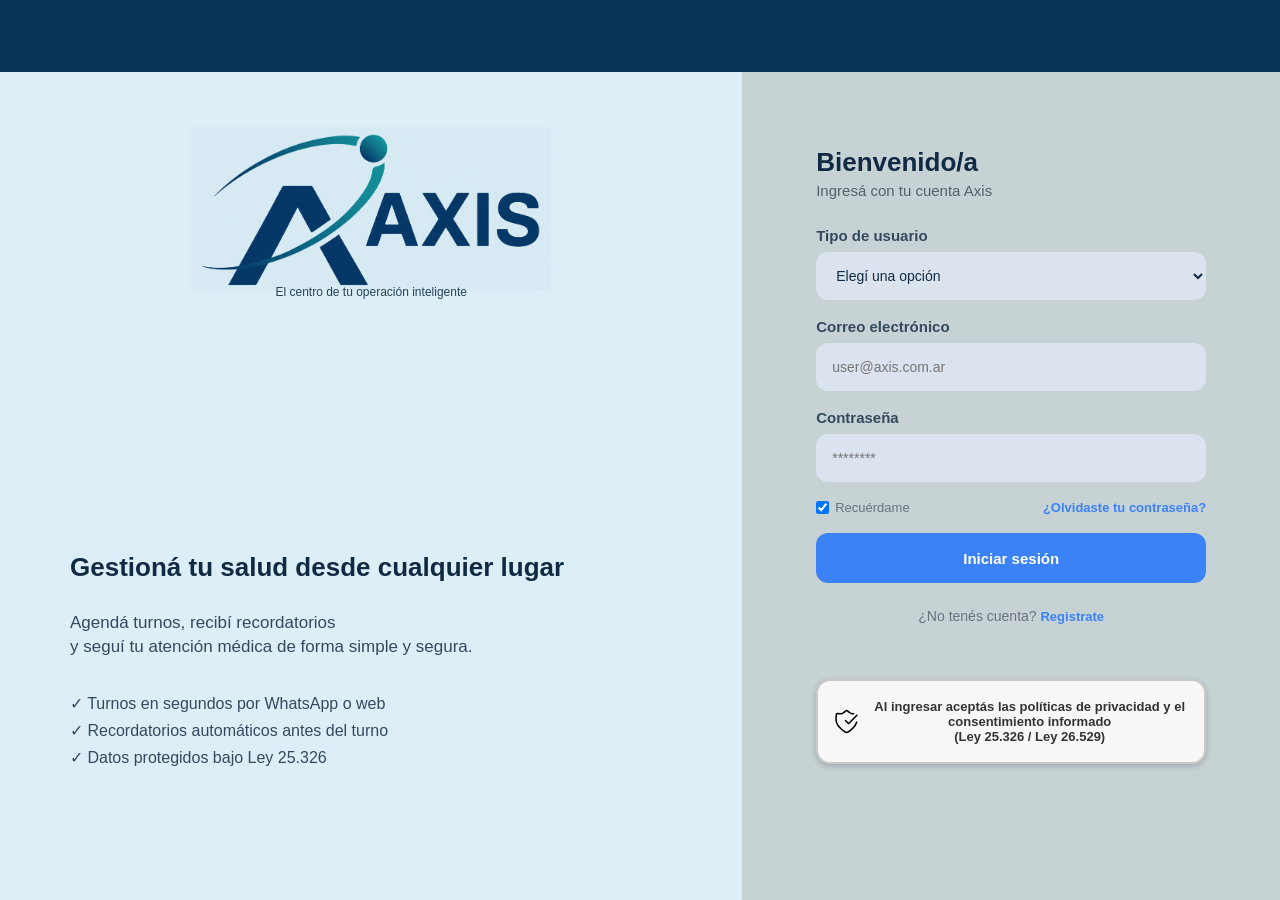
<file: index.html>
<!DOCTYPE html>
<html lang="es">
<head>
    <meta charset="UTF-8">
    <title>Login - AXIS</title>
    <link rel="stylesheet" href="estilo.css">
</head>

<body>

    <div class="barra-superior"></div>

    <main class="login">

        <section class="izquierda">

            <div class="logo-contenedor">
                <img src="logo.jpeg" alt="AXIS" class="logo">
                <p class="slogan">El centro de tu operación inteligente</p>
            </div>

            <div class="texto-principal">
                <h1>Gestioná tu salud desde cualquier lugar</h1>

                <p>
                    Agendá turnos, recibí recordatorios<br>
                    y seguí tu atención médica de forma simple y segura.
                </p>

                <ul>
                    <li>✓ Turnos en segundos por WhatsApp o web</li>
                    <li>✓ Recordatorios automáticos antes del turno</li>
                    <li>✓ Datos protegidos bajo Ley 25.326</li>
                </ul>
            </div>

        </section>

        <section class="derecha">

            <div class="formulario">

                <h2>Bienvenido/a</h2>
                <p class="subtitulo">Ingresá con tu cuenta Axis</p>

                <label for="rol">Tipo de usuario</label>
                <select id="rol">
                    <option value="" selected disabled>Elegí una opción</option>
                    <option value="paciente">Paciente</option>
                    <option value="profesional">Profesional</option>
                    <option value="admin">Administrador</option>
                </select>

                <label for="usuario">Correo electrónico</label>
                <input type="text" id="usuario" placeholder="user@axis.com.ar">

                <label for="password">Contraseña</label>
                <input type="password" id="password" placeholder="********">

                <div class="opciones">
                    <label class="recordar">
                        <input type="checkbox" checked>
                        Recuérdame
                    </label>

                    <a href="recuperar.html">¿Olvidaste tu contraseña?</a>
                </div>

                <button onclick="login()">Iniciar sesión</button>

                <p class="registro">
                    ¿No tenés cuenta?
                    <a href="registro.html">Registrate</a>
                </p>

                <div class="politicas">
                    <img src="seguridad.svg" alt="AXIS" class="icon"> 
						
                    <p>
                        Al ingresar aceptás las políticas de privacidad
                        y el consentimiento informado<br>
                        (Ley 25.326 / Ley 26.529)
                    </p>
                </div>

            </div>

        </section>

    </main>

    <script src="script.js"></script>

</body>
</html>
</file>
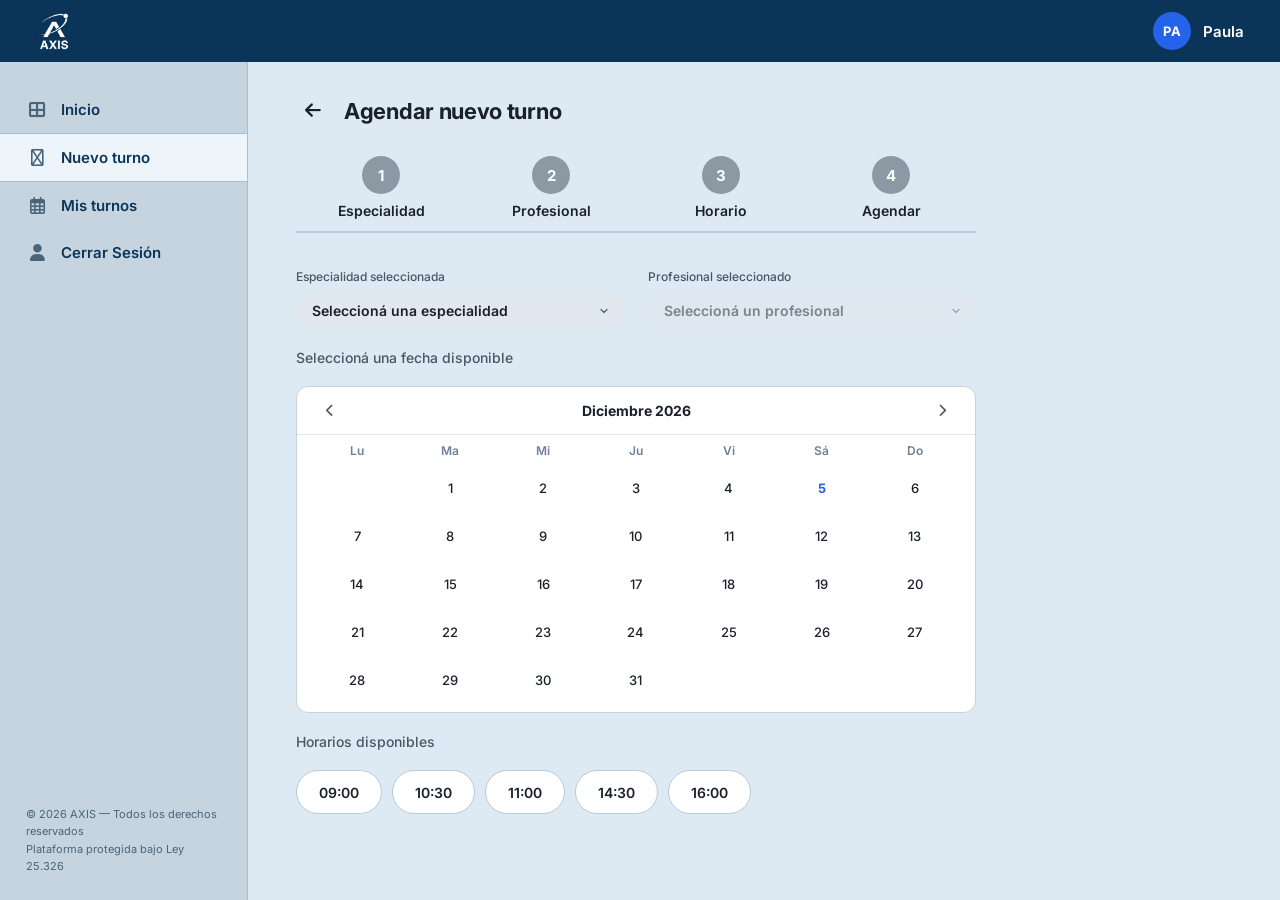
<file: agendarturno.html>
<!DOCTYPE html>
<html lang="es">

<head>
    <meta charset="UTF-8">
    <meta name="viewport" content="width=device-width, initial-scale=1.0">
    <title>Agendar Turno — AXIS</title>
    <meta name="description"
        content="Plataforma inteligente de gestión médica — Agendá tu turno médico en pocos pasos.">
    <link rel="stylesheet" href="agendarturno.css">
    <link rel="preconnect" href="https://fonts.googleapis.com">
    <link href="https://fonts.googleapis.com/css2?family=Inter:wght@400;500;600;700&display=swap" rel="stylesheet">
    <link rel="stylesheet" href="https://cdnjs.cloudflare.com/ajax/libs/font-awesome/6.5.0/css/all.min.css">
</head>

<body>

    <!-- ALERTA -->
    <div class="toast" id="toast" role="alert" aria-live="polite">
        <i class="fa-solid fa-envelope"></i>
        <span>Se enviará un correo de confirmación a tu casilla de correo electrónico para confirmar el turno.</span>
    </div>

    <!-- BARRA SUPERIOR -->
    <header class="topbar">
        <div class="logo">
            <img src="AXIS_logo.png" alt="Logo AXIS" class="logo-img"
                onerror="this.style.display='none'; this.nextElementSibling.style.display='flex'">
            <!-- Si no carga la imagen, muestra el texto AXIS -->
            <div class="logo-fallback" style="display:none">
                <span
                    style="color:white;font-size:22px;font-weight:700;font-family:'Inter',sans-serif;letter-spacing:-0.5px;">AXIS</span>
            </div>
        </div>
        <div class="usuario-perfil">
            <div class="avatar">PA</div>
            <span class="nombre">Paula</span>
        </div>
    </header>

    <!-- Contenedor general  -->
    <div class="contenedor-pantalla">

        <!-- Sidebar (barra izquierda)  -->
        <aside class="sidebar">
            <nav class="menu-lateral">
                <a href="inicio.html" class="item-menu" id="nav-inicio">
                    <i class="fa-solid fa-table-cells-large"></i>
                    <span>Inicio</span>
                </a>
                <a href="agendarturno.html" class="item-menu activo" id="nav-nuevo-turno">
                    <i class="fa-regular fa-circle-plus"></i>
                    <span>Nuevo turno</span>
                </a>
                <a href="misturnos.html" class="item-menu" id="nav-mis-turnos">
                    <i class="fa-regular fa-calendar-days"></i>
                    <span>Mis turnos</span>
                </a>
                
                <a href="index.html" class="item-menu"><i class="fa-solid fa-user"></i>Cerrar Sesión</a>
            </nav>
            <!-- Texto legal en la parte de abajo del sidebar -->
            <footer class="sidebar-footer">
                <p>© 2026 AXIS — Todos los derechos reservados</p>
                <p>Plataforma protegida bajo Ley 25.326</p>
            </footer>
        </aside>

        <!-- Área principal  -->
        <main class="contenido-principal">

            <!-- Título de la página -->
            <div class="encabezado-pagina">
                <a href="inicio.html" class="btn-volver" aria-label="Volver">
                    <i class="fa-solid fa-arrow-left"></i>
                </a>
                <h1>Agendar nuevo turno</h1>
            </div>

            <!-- Stepper (indicador de pasos) -->
            <div class="indicador-progreso" id="stepper">
                <div class="paso" id="paso1">
                    <div class="circulo" id="circulo1">1</div>
                    <span class="texto-paso">Especialidad</span>
                    <div class="paso-underline"></div>
                </div>
                <div class="paso" id="paso2">
                    <div class="circulo" id="circulo2">2</div>
                    <span class="texto-paso">Profesional</span>
                    <div class="paso-underline"></div>
                </div>
                <div class="paso" id="paso3">
                    <div class="circulo" id="circulo3">3</div>
                    <span class="texto-paso">Horario</span>
                    <div class="paso-underline"></div>
                </div>
                <div class="paso" id="paso4">
                    <div class="circulo" id="circulo4">4</div>
                    <span class="texto-paso">Agendar</span>
                    <div class="paso-underline"></div>
                </div>
            </div>

            <!-- Formulario completo -->
            <div class="form-body">

                <!-- Fila con los dos selects: especialidad y profesional -->
                <div class="selects-row">

                    <!-- Select para elegir la especialidad médica -->
                    <div class="select-group">
                        <label class="select-label" for="select-especialidad">Especialidad seleccionada</label>
                        <select class="native-select" id="select-especialidad">
                            <option value="">Seleccioná una especialidad</option>
                        </select>
                    </div>

                    <!-- Select para elegir el profesional -->
                    <div class="select-group">
                        <label class="select-label" for="select-profesional">Profesional seleccionado</label>
                        <select class="native-select" id="select-profesional" disabled>
                            <option value="">Seleccioná un profesional</option>
                        </select>
                    </div>

                </div>

                <!-- CALENDARIO -->
                <p class="section-label">Seleccioná una fecha disponible</p>
                <div class="calendario-contenedor" role="application" aria-label="Calendario">
                    <!-- Encabezado del calendario  -->
                    <div class="calendario-header">
                        <button class="cal-nav-btn" id="btn-prev-month" aria-label="Mes anterior">
                            <i class="fa-solid fa-chevron-left"></i>
                        </button>
                        <span class="cal-month-title" id="cal-month-title">Junio 2026</span>
                        <button class="cal-nav-btn" id="btn-next-month" aria-label="Mes siguiente">
                            <i class="fa-solid fa-chevron-right"></i>
                        </button>
                    </div>
                    <!-- Días de la semana  -->
                    <div class="calendario-dias-semana">
                        <span>Lu</span><span>Ma</span><span>Mi</span><span>Ju</span><span>Vi</span><span>Sá</span><span>Do</span>
                    </div>
                    <div class="calendario-grid" id="calendario-grid"></div>
                </div>

                <!-- Horarios disponibles  -->
                <p class="section-label horarios-label" id="horarios-label">Horarios disponibles</p>
                <div class="grilla-horarios" id="grilla-horarios" role="list"></div>

                <!-- Botón para confirmar el turno  -->
                <div class="form-footer">
                    <button class="btn-agendar hidden" id="btn-agendar" aria-label="Agendar turno">
                        Agendar <i class="fa-solid fa-arrow-right"></i>
                    </button>
                </div>

            </div>
        </main>
    </div>
    <!-- Archivo JavaScript -->
    <script src="agendarturno.js"></script>
</body>

</html>
</file>
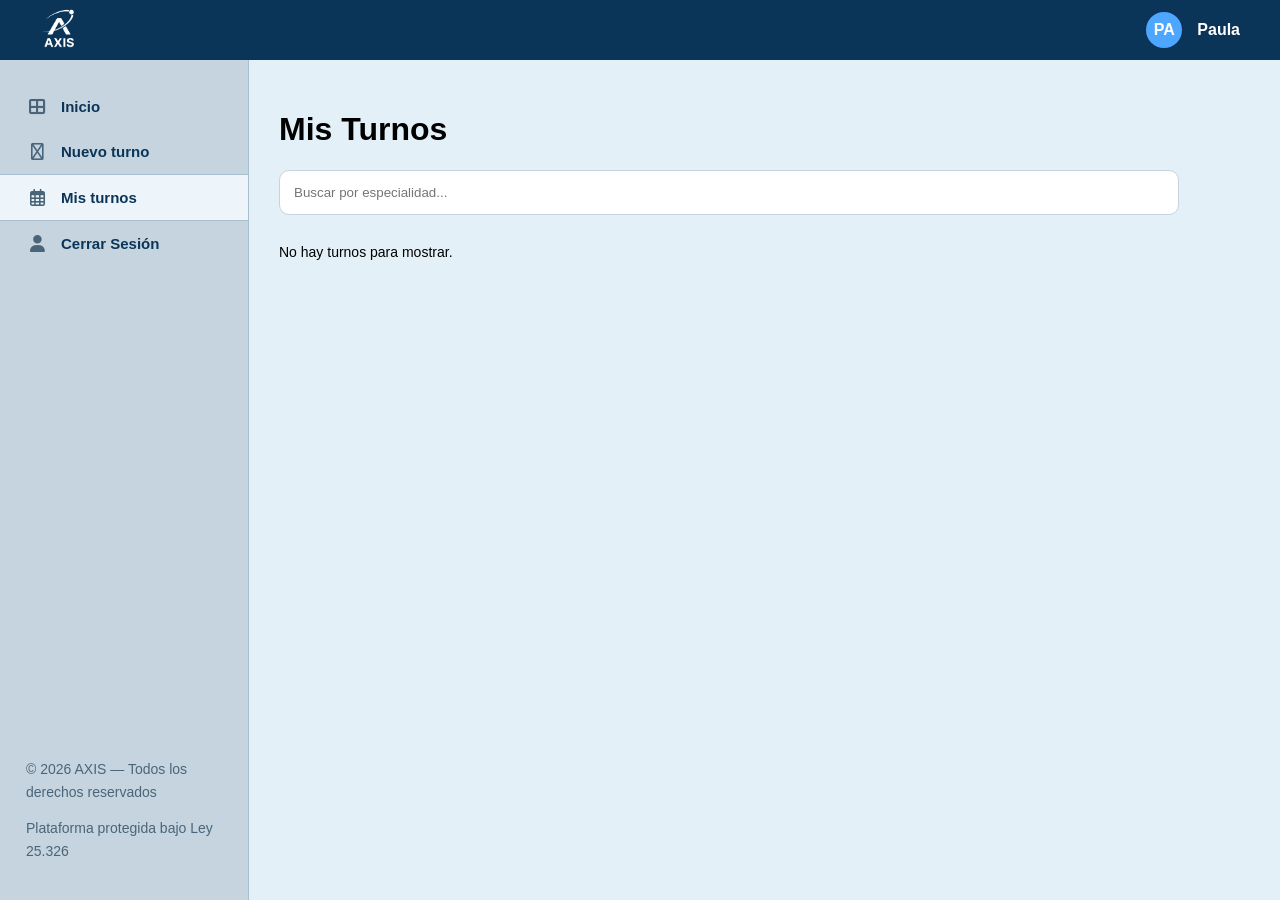
<file: misturnos.html>
<!DOCTYPE html>
<html lang="es">
<head>
    <meta charset="UTF-8">
    <meta name="viewport" content="width=device-width, initial-scale=1.0">
    <title>Mis Turnos</title>
    <link rel="stylesheet" href="https://cdnjs.cloudflare.com/ajax/libs/font-awesome/6.4.0/css/all.min.css">
    <link rel="stylesheet" href="estiloturnos.css">
</head>
	
<body>
   <header class="topbar">
        <div class="logo">
            <img src="AXIS_logo.png" alt="Logo AXIS" class="logo-img"
                onerror="this.style.display='none'; this.nextElementSibling.style.display='flex'">
            <!-- Si no carga la imagen, muestra el texto AXIS -->
            <div class="logo-fallback" style="display:none">
                <span
                    style="color:white;font-size:22px;font-weight:700;font-family:'Inter',sans-serif;letter-spacing:-0.5px;">AXIS</span>
            </div>
        </div>
        <div class="usuario-perfil">
            <div class="avatar">PA</div>
            <span class="nombre">Paula</span>
        </div>
    </header>

    <div class="contenedor-pantalla">

     <!-- Sidebar (barra izquierda)  -->
        <aside class="sidebar">
            <nav class="menu-lateral">
                <a href="inicio.html" class="item-menu" id="nav-inicio">
                    <i class="fa-solid fa-table-cells-large"></i>
                    <span>Inicio</span>
                </a>
                <a href="agendarturno.html" class="item-menu" id="nav-nuevo-turno">
                    <i class="fa-regular fa-circle-plus"></i>
                    <span>Nuevo turno</span>
                </a>
                <a href="misturnos.html" class="item-menu activo" id="nav-mis-turnos">
                    <i class="fa-regular fa-calendar-days"></i>
                    <span>Mis turnos</span>
                </a>
                
                <a href="index.html" class="item-menu"><i class="fa-solid fa-user"></i>Cerrar Sesión</a>
            </nav>
            <!-- Texto legal en la parte de abajo del sidebar -->
            <footer class="sidebar-footer">
                <p>© 2026 AXIS — Todos los derechos reservados</p>
                <p>Plataforma protegida bajo Ley 25.326</p>
            </footer>
        </aside>

        <main class="contenedor-turnos">

            <h1 class="titulo-pagina">Mis Turnos</h1>

            <!-- Buscador con tus estilos de input -->
            <div class="buscador-container">
                <input type="text" id="buscarEspecialidad" placeholder="Buscar por especialidad...">
            </div>
            
            <!-- LISTA DE TURNOS -->
            <div id="listaTurnos">

                <!-- TURNO 1: ASIGNADO -->
                <div class="turno asignado contenedor">
                    <div class="titulo">TURNO</div>

                    <div class="contenido">
                        <div class="fila-info">
                            <div class="dato">
                                <label>Especialidad</label>
                                <p class="valor-destacado">Cardiología</p>
                            </div>
                            <div class="dato">
                                <label>Profesional</label>
                                <p class="valor">Dr. Juan Pérez</p>
                            </div>
                        </div>

                        <div class="fila-info">
                            <div class="dato">
                                <label>Fecha y Horario</label>
                                <p class="valor">Lunes 15 de junio 2026 - 14:30 hs</p>
                            </div>
                        </div>

                        <hr class="separador">

                        <div class="fila-info footer-tarjeta">
                            <div class="estado-badge estado-asignado">
                                ✅ Asignado
                            </div>
                        </div>
                    </div>
                </div>

                <!-- TURNO 2: CANCELADO -->
                <div class="turno cancelado contenedor">
                    <div class="titulo">TURNO</div>

                    <div class="contenido">
                        <div class="fila-info">
                            <div class="dato">
                                <label>Especialidad</label>
                                <p class="valor-destacado">Pediatría</p>
                            </div>
                            <div class="dato">
                                <label>Profesional</label>
                                <p class="valor">Dra. María López</p>
                            </div>
                        </div>

                        <div class="fila-info">
                            <div class="dato">
                                <label>Fecha y Horario</label>
                                <p class="valor">Viernes 5 de junio 2026 - 10:00 hs</p>
                            </div>
                        </div>

                        <hr class="separador">

                        <div class="fila-info footer-tarjeta">
                            </div>
                            <div class="estado-badge estado-cancelado">
                                ❌ Cancelado
                            </div>
                        </div>
                    </div>
                </div>
            
        </main>
    </div>
    <script src="misturnos.js"></script>
    
    </body>
</html>
</file>
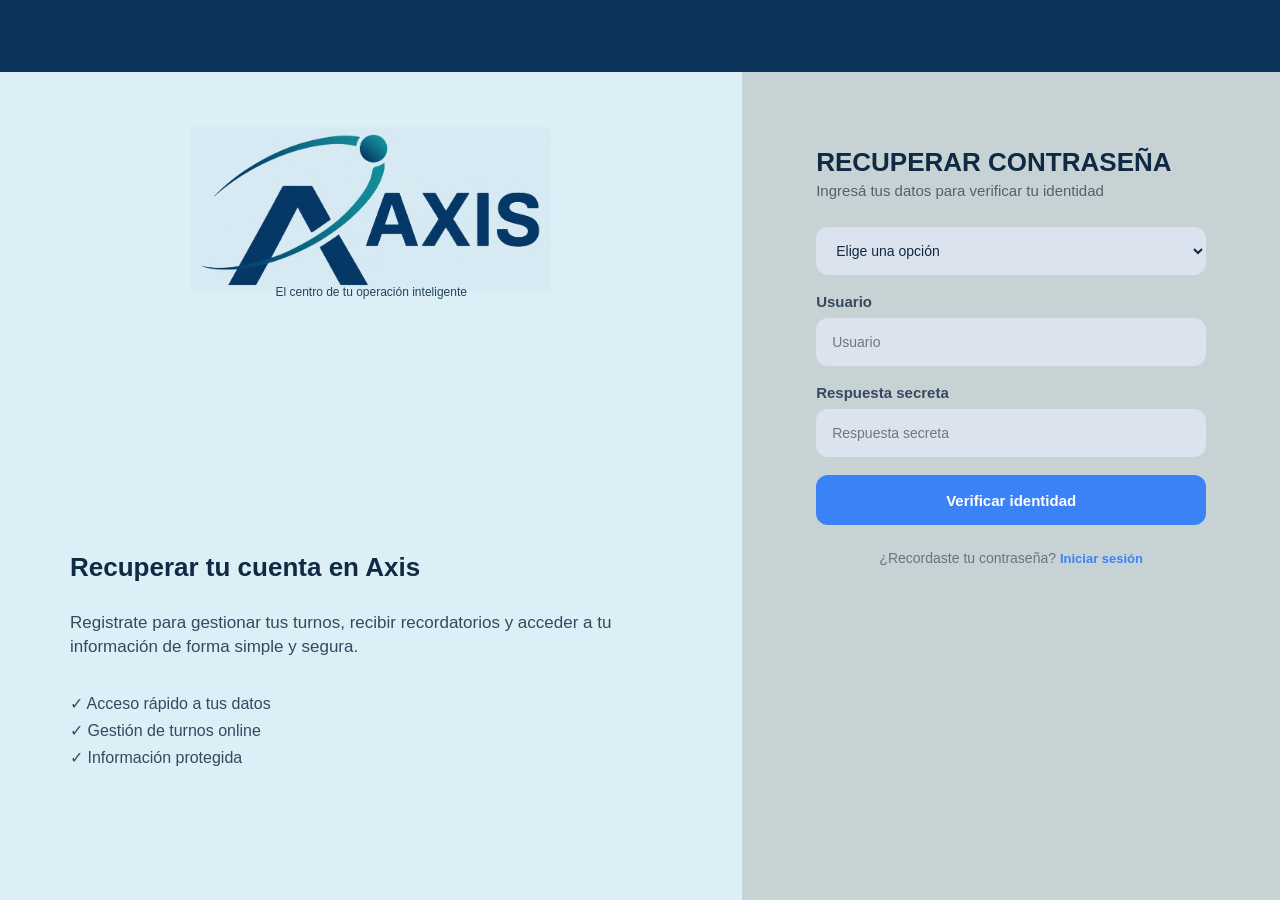
<file: recuperar.html>
<!DOCTYPE html>
<html lang="es">
<head>
    <meta charset="UTF-8">
    <title>Recuperar contraseña</title>
    <link rel="stylesheet" href="estilo.css">
</head>

<body>
	<div class="barra-superior"></div>
	
    <main class="login">
        <section class="izquierda">
            <div class="logo-contenedor">
                <img src="logo.jpeg" alt="Logo Axis" class="logo">
                <p class="slogan">El centro de tu operación inteligente</p>
            </div>

            <div class="texto-principal">
                <h1>Recuperar tu cuenta en Axis</h1>
                <p>
                    Registrate para gestionar tus turnos, recibir recordatorios
                    y acceder a tu información de forma simple y segura.
                </p>
                <ul>
                    <li>✓ Acceso rápido a tus datos</li>
                    <li>✓ Gestión de turnos online</li>
                    <li>✓ Información protegida</li>
                </ul>
            </div>
        </section>

        <section class="derecha">
           <div class="formulario">
		   <h2>RECUPERAR CONTRASEÑA</h2>
			<p class="subtitulo">Ingresá tus datos para verificar tu identidad</p>
				<div class="contenido">
					<select id="rol">
								<option value="" selected disabled>Elige una opción </option>
								<option value="paciente">Paciente</option>
								<option value="profesional">Profesional</option>
								<option value="admin">Administrador</option>
					</select>

					<label for="usuario">Usuario</label>
					<input type="text" id="usuario" placeholder="Usuario">
					<label for="respuesta">Respuesta secreta</label>
					<input type="text" id="respuesta" placeholder="Respuesta secreta">

					<button onclick="verificarUsuario()"> Verificar identidad </button>

					<div id="cambiarPass" style="display:none;">
					<input	type="password" id="nuevaPassword" placeholder="Nueva contraseña">
					<button onclick="cambiarPassword()"> Cambiar contraseña </button>
					</div>
					<br>
					<p class="registro">
						¿Recordaste tu contraseña?
						<a href="index.html">Iniciar sesión</a>
					</p>
				</div>
			</div>
		</section>
	</main>
	<script src="script.js"></script>
	</body>
</html>
</file>
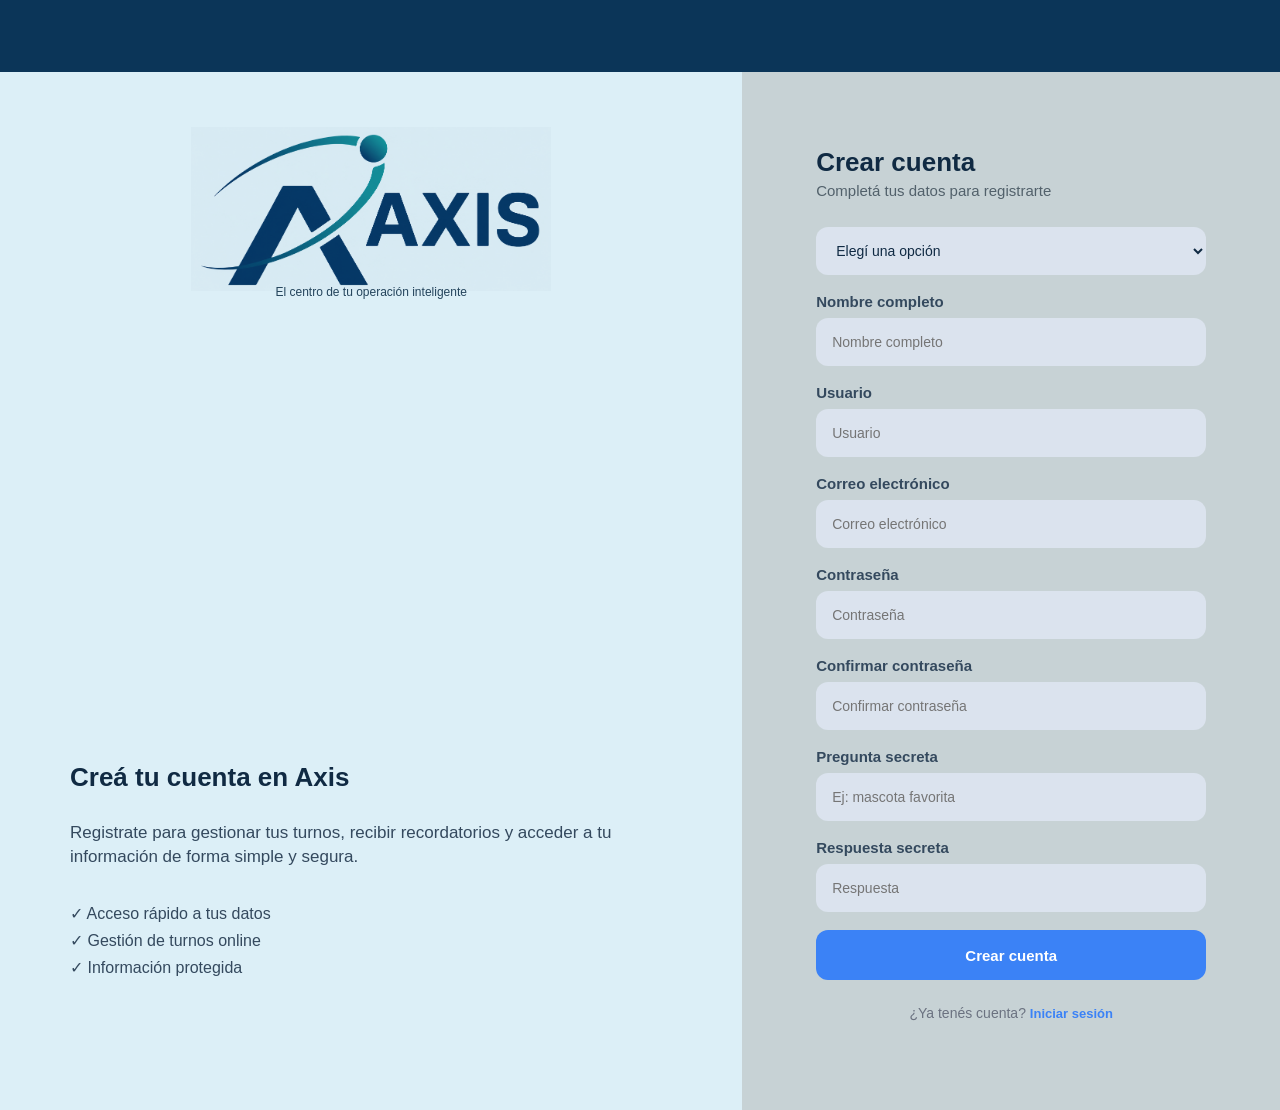
<file: registro.html>
<!DOCTYPE html>
<html lang="es">
<head>
    <meta charset="UTF-8">
    <title>Registro - Axis</title>
    <link rel="stylesheet" href="estilo.css">
</head>

<body>

    <div class="barra-superior"></div>

    <main class="login">

        <section class="izquierda">
            <div class="logo-contenedor">
                <img src="logo.jpeg" alt="Logo Axis" class="logo">
                <p class="slogan">El centro de tu operación inteligente</p>
            </div>
            <div class="texto-principal">
                <h1>Creá tu cuenta en Axis</h1>
                <p>
                    Registrate para gestionar tus turnos, recibir recordatorios
                    y acceder a tu información de forma simple y segura.
                </p>
                <ul>
                    <li>✓ Acceso rápido a tus datos</li>
                    <li>✓ Gestión de turnos online</li>
                    <li>✓ Información protegida</li>
                </ul>
            </div>
        </section>

        <section class="derecha">
            <div class="formulario">
                <h2>Crear cuenta</h2>
                <p class="subtitulo">Completá tus datos para registrarte</p>

                <select id="rol">
                    <option value="" selected disabled>Elegí una opción</option>
                    <option value="paciente">Paciente</option>
                    <option value="profesional">Profesional</option>
                </select>

                <label for="nombre">Nombre completo</label>
                <input type="text" id="nombre" placeholder="Nombre completo">

                <label for="usuario">Usuario</label>
                <input type="text" id="usuario" placeholder="Usuario">

                <label for="email">Correo electrónico</label>
                <input type="email" id="email" placeholder="Correo electrónico">

                <label for="password">Contraseña</label>
                <input type="password" id="password" placeholder="Contraseña">

                <label for="confirmar">Confirmar contraseña</label>
                <input type="password" id="confirmar" placeholder="Confirmar contraseña">

                <label for="pregunta">Pregunta secreta</label>
                <input type="text" id="pregunta" placeholder="Ej: mascota favorita">

                <label for="respuesta">Respuesta secreta</label>
                <input type="text" id="respuesta" placeholder="Respuesta">

                <button type="button" onclick="funcionRegistrar()">
                    Crear cuenta
                </button>

                <p class="registro">
                    ¿Ya tenés cuenta?
                    <a href="index.html">Iniciar sesión</a>
                </p>
            </div>
        </section>
    </main>
    <script src="script.js"></script>
</body>
</html>
</file>
<file: estilo.css>
*{
    box-sizing: border-box;
}

body{
    margin: 0;
    font-family: Arial, sans-serif;
    background: #dceff7;
    color: #102a43;
}

.barra-superior{
    width: 100%;
    height: 72px;
    background: #0b3558;
}

.login{
    width: 100%;
    min-height: calc(100vh - 72px);
    display: flex;
}

.izquierda{
    width: 58%;
    background: #dceff7;
    padding: 55px 70px;
    display: flex;
    flex-direction: column;
    justify-content: space-between;
}

.logo-contenedor{
    text-align: center;
}

.logo{
    width: 360px;
    max-width: 100%;
}

.icon{
    width: 25px;
    height: auto;
}

.slogan{
    margin-top: -10px;
    font-size: 12px;
    color: #24445c;
}

.texto-principal{
    margin-bottom: 70px;
}

.texto-principal h1{
    font-size: 26px;
    margin-bottom: 28px;
    color: #102a43;
}

.texto-principal p{
    font-size: 17px;
    line-height: 1.4;
    margin-bottom: 35px;
    color: #34495e;
}

.texto-principal ul{
    list-style: none;
    padding: 0;
    margin: 0;
}

.texto-principal li{
    font-size: 16px;
    margin-bottom: 8px;
    color: #34495e;
}

.derecha{
    width: 42%;
    background: #c7d2d5;
    padding: 75px 65px;
    display: flex;
    justify-content: center;
    align-items: flex-start;
}

.formulario{
    width: 100%;
    max-width: 390px;
}

.formulario h2{
    display: block;
    font-size: 26px;
    margin: 0;
    color: #102a43;
}

.subtitulo{
    margin-top: 4px;
    margin-bottom: 28px;
    font-size: 15px;
    color: #52616b;
}

label{
    display: block;
    font-size: 15px;
    font-weight: bold;
    margin-bottom: 8px;
    color: #34495e;
}

input, select{
    width: 100%;
    height: 48px;
    border: none;
    border-radius: 12px;
    background: #dbe3ee;
    padding: 0 16px;
    margin-bottom: 18px;
    font-size: 14px;
    color: #102a43;
}

input:focus, select:focus{
    outline: 2px solid #3b82f6;
}

.opciones{
    display: flex;
    justify-content: space-between;
    align-items: center;
    margin-bottom: 18px;
    font-size: 13px;
}

.recordar{
    display: flex;
    align-items: center;
    gap: 6px;
    margin: 0;
    font-weight: normal;
    font-size: 13px;
    color: #6b7280;
}

.recordar input{
    width: auto;
    height: auto;
    margin: 0;
}

a{
    color: #3b82f6;
    font-size: 13px;
    font-weight: bold;
    text-decoration: none;
}

a:hover{
    text-decoration: underline;
}

button{
    width: 100%;
    height: 50px;
    border: none;
    border-radius: 12px;
    background: #3b82f6;
    color: white;
    font-size: 15px;
    font-weight: bold;
    cursor: pointer;
}

button:hover{
    opacity: 0.9;
}

.registro{
    text-align: center;
    margin-top: 25px;
    font-size: 14px;
    color: #6b7280;
}

.politicas{
    margin-top: 55px;
    background: #f7f7f7;
    border: 2px solid #c9c9c9;
    border-radius: 14px;
    padding: 18px 16px;
    display: flex;
    align-items: center;
    gap: 12px;
    box-shadow: 0 2px 6px rgba(0,0,0,.20);
}

.politicas span{
    font-size: 24px;
}

.politicas p{
    margin: 0;
    font-size: 13px;
    font-weight: bold;
    text-align: center;
    color: #333;
}

@media(max-width: 850px){
    .login{
        flex-direction: column;
    }

    .izquierda,
    .derecha{
        width: 100%;
        padding: 40px 30px;
    }

    .texto-principal{
        margin-bottom: 30px;
    }

    .logo{
        width: 280px;
    }
}
</file>
<file: agendarturno.css>
/* Esto resetea los márgenes y paddings de todos los elementos para empezar desde cero */
*,
*::before,
*::after {
    box-sizing: border-box;
    margin: 0;
    padding: 0;
}

html {
    scroll-behavior: smooth;
}

/* Body */
body {
    font-family: 'Inter', Arial, sans-serif;
    background: #dde9f3;
    min-height: 100vh;
    display: flex;
    flex-direction: column;
    color: #1a202c;
}

a {
    text-decoration: none;
    color: inherit;
}

/* ============================================================
   ALERTA
   ============================================================ */
.toast {
    position: fixed;
    top: -120px;
    /* empieza escondido arriba */
    left: 50%;
    transform: translateX(-50%);
    background: #1a4a8a;
    color: #fff;
    padding: 14px 24px;
    border-radius: 10px;
    display: flex;
    align-items: center;
    gap: 12px;
    font-size: 14px;
    font-weight: 500;
    max-width: 520px;
    width: 90%;
    box-shadow: 0 8px 32px rgba(11, 53, 88, 0.25);
    z-index: 9999;
    transition: top 0.45s cubic-bezier(0.34, 1.56, 0.64, 1);
}

/* Cuando tiene la clase "visible" baja y se ve */
.toast.visible {
    top: 20px;
}

.toast i {
    font-size: 18px;
    flex-shrink: 0;
    color: #7dd3fc;
}

/* ============================================================
   Topbar 
   ============================================================ */
.topbar {
    background-color: #0b3558;
    height: 62px;
    display: flex;
    justify-content: space-between;
    align-items: center;
    padding: 0 36px;
    color: white;
    flex-shrink: 0;
    z-index: 100;
}

.logo-img {
    height: 38px;
    width: auto;
    display: block;
}

/* Nombre y avatar del usuario en la esquina superior derecha */
.usuario-perfil {
    display: flex;
    align-items: center;
    gap: 12px;
    font-weight: 600;
    font-size: 15px;
}

/* Círculo con las iniciales del usuario */
.avatar {
    background-color: #2563eb;
    color: white;
    width: 38px;
    height: 38px;
    border-radius: 50%;
    display: flex;
    justify-content: center;
    align-items: center;
    font-size: 13px;
    font-weight: 700;
    letter-spacing: 0.5px;
}

/* ============================================================
   Layout general (sidebar + contenido principal)
   ============================================================ */
.contenedor-pantalla {
    display: flex;
    flex: 1;
    overflow: hidden;
}

/* Sidebar (barra izquierda de navegación) */
.sidebar {
    width: 248px;
    min-width: 248px;
    background-color: #c5d4df;
    display: flex;
    flex-direction: column;
    justify-content: space-between;
    padding: 24px 0;
    border-right: 1px solid #a8bfcf;
}

.menu-lateral {
    display: flex;
    flex-direction: column;
}

/* Cada ítem del menú lateral */
.item-menu {
    display: flex;
    align-items: center;
    gap: 13px;
    padding: 14px 26px;
    color: #0b3558;
    font-weight: 600;
    font-size: 15px;
    cursor: pointer;
    transition: background 0.15s;
}

.item-menu:hover {
    background-color: #d8e6ef;
}

/* El ítem activo (la página en la que estás) tiene fondo más claro */
.item-menu.activo {
    background-color: #edf5fa;
    border-top: 1px solid #a8bfcf;
    border-bottom: 1px solid #a8bfcf;
}

.item-menu i {
    font-size: 17px;
    color: #4a6579;
    width: 22px;
    text-align: center;
}

/* Pie del sidebar con el texto legal */
.sidebar-footer {
    padding: 0 26px;
    font-size: 11px;
    color: #4a6579;
    line-height: 1.6;
}

/* Área principal donde se muestra el formulario */
.contenido-principal {
    flex: 1;
    overflow-y: auto;
    padding: 32px 48px 48px 48px;
    display: flex;
    flex-direction: column;
}

/* ============================================================
   Encabezado
   ============================================================ */
.encabezado-pagina {
    display: flex;
    align-items: center;
    gap: 14px;
    margin-bottom: 28px;
}

.encabezado-pagina h1 {
    font-size: 22px;
    font-weight: 700;
    color: #1a202c;
    letter-spacing: -0.3px;
}

/* Botón con la flecha para volver a la pantalla anterior */
.btn-volver {
    display: flex;
    align-items: center;
    justify-content: center;
    color: #1a202c;
    font-size: 18px;
    width: 34px;
    height: 34px;
    border-radius: 8px;
    transition: background 0.15s;
}

.btn-volver:hover {
    background: rgba(0, 0, 0, 0.07);
}

/* ============================================================
   Stepper
   ============================================================ */
.indicador-progreso {
    display: flex;
    align-items: flex-start;
    max-width: 680px;
    margin-bottom: 36px;
    position: relative;
}

/* Línea gris de fondo que va de punta a punta */
.indicador-progreso::after {
    content: '';
    position: absolute;
    bottom: 0;
    left: 0;
    width: 100%;
    height: 2px;
    background-color: #b9ccd8;
    z-index: 0;
}

/* Cada paso individual */
.paso {
    display: flex;
    flex-direction: column;
    align-items: center;
    gap: 8px;
    padding-bottom: 14px;
    width: 25%;
    position: relative;
    cursor: default;
}

/* Línea azul que aparece debajo cuando el paso está completado */
.paso-underline {
    position: absolute;
    bottom: 0;
    left: 0;
    width: 0%;
    height: 2px;
    background-color: #2563eb;
    z-index: 1;
    transition: width 0.35s ease;
}

.paso.completado .paso-underline {
    width: 100%;
}

/* Círculo con el número del paso */
.circulo {
    width: 38px;
    height: 38px;
    border-radius: 50%;
    background-color: #8c98a4;
    /* gris por defecto */
    color: white;
    display: flex;
    justify-content: center;
    align-items: center;
    font-weight: 700;
    font-size: 15px;
    transition: background-color 0.3s ease, transform 0.2s ease;
    user-select: none;
}

/* Cuando el paso está completo, el círculo se pone azul */
.paso.completado .circulo {
    background-color: #2563eb;
    transform: scale(1.05);
}

.texto-paso {
    font-weight: 600;
    color: #1a202c;
    font-size: 14px;
    user-select: none;
    text-align: center;
}

/* ============================================================
   Cuerpo del formulario (todo en una sola columna)
   ============================================================ */
.form-body {
    max-width: 680px;
    display: flex;
    flex-direction: column;
    gap: 20px;
}

/* ============================================================
   Fila con los dos selects (especialidad y profesional)
   ============================================================ */
.selects-row {
    display: flex;
    gap: 24px;
}

/* Cada grupo de label + select */
.select-group {
    flex: 1;
    display: flex;
    flex-direction: column;
    gap: 8px;
}

/* Etiqueta pequeña arriba del select */
.select-label {
    font-size: 12px;
    font-weight: 500;
    color: #4a5568;
}

/* ============================================================
   Select nativo estilizado 
   ============================================================ */
.native-select {
    width: 100%;
    padding: 10px 40px 10px 16px;
    background-color: #e2e8f0;
    border: none;
    border-radius: 22px;
    font-family: 'Inter', Arial, sans-serif;
    font-size: 14px;
    font-weight: 600;
    color: #1a202c;
    cursor: pointer;
    appearance: none;
    -webkit-appearance: none;
    /* Flechita personalizada a la derecha */
    background-image: url("data:image/svg+xml,%3Csvg xmlns='http://www.w3.org/2000/svg' width='12' height='12' viewBox='0 0 24 24' fill='none' stroke='%234a6579' stroke-width='2.5' stroke-linecap='round' stroke-linejoin='round'%3E%3Cpolyline points='6 9 12 15 18 9'/%3E%3C/svg%3E");
    background-repeat: no-repeat;
    background-position: right 14px center;
    outline: none;
    transition: background-color 0.15s, box-shadow 0.15s;
    user-select: none;
}

.native-select:hover:not(:disabled) {
    background-color: #d1dce7;
    box-shadow: 0 2px 8px rgba(37, 99, 235, 0.1);
}

/* Cuando está enfocado (el usuario hace click) */
.native-select:focus:not(:disabled) {
    box-shadow: 0 0 0 3px rgba(37, 99, 235, 0.2);
    background-color: #d1dce7;
}

/* Cuando está deshabilitado (todavía no se eligió especialidad) */
.native-select:disabled {
    opacity: 0.5;
    cursor: not-allowed;
}

.native-select option {
    font-family: 'Inter', Arial, sans-serif;
    font-weight: 500;
    color: #1a202c;
    background: #fff;
    padding: 8px;
}

/* ============================================================
   Etiquetas de sección (los textos "Seleccioná una fecha...")
   ============================================================ */
.section-label {
    font-size: 14px;
    font-weight: 500;
    color: #4a5568;
}

/* ============================================================
   CALENDARIO
   ============================================================ */
.calendario-contenedor {
    background: #fff;
    border: 1.5px solid #c5d4df;
    border-radius: 12px;
    overflow: hidden;
    user-select: none;
    -webkit-user-select: none;
    /* ocupa todo el ancho del formulario, la altura la controlan las celdas */
}

/* Encabezado del calendario: mes actual y flechas de navegación */
.calendario-header {
    display: flex;
    align-items: center;
    justify-content: space-between;
    padding: 12px 20px;
    border-bottom: 1.5px solid #e2e8f0;
}

.cal-month-title {
    font-size: 14px;
    font-weight: 700;
    color: #1a202c;
}

/* Botones de mes anterior / siguiente */
.cal-nav-btn {
    background: none;
    border: none;
    cursor: pointer;
    color: #4a5568;
    font-size: 13px;
    padding: 5px 9px;
    border-radius: 6px;
    transition: background 0.15s, color 0.15s;
    display: flex;
    align-items: center;
}

.cal-nav-btn:hover {
    background: #e2e8f0;
    color: #1a202c;
}

/* Fila con los nombres de los días (Lu Ma Mi...) */
.calendario-dias-semana {
    display: grid;
    grid-template-columns: repeat(7, 1fr);
    padding: 8px 16px 4px 16px;
    gap: 4px;
}

.calendario-dias-semana span {
    text-align: center;
    font-size: 12px;
    font-weight: 600;
    color: #718096;
}

/* Grilla donde se muestran los días del mes */
.calendario-grid {
    display: grid;
    grid-template-columns: repeat(7, 1fr);
    padding: 4px 16px 10px 16px;
    gap: 4px;
}

/*  días del calendario */
.cal-day {
    height: 44px;
    display: flex;
    align-items: center;
    justify-content: center;
    border-radius: 8px;
    font-size: 13px;
    font-weight: 500;
    color: #1a202c;
    cursor: pointer;
    transition: background 0.15s, color 0.15s;
    user-select: none;
}

.cal-day:hover:not(.vacio):not(.seleccionado) {
    background: #dde9f3;
}

.cal-day.vacio {
    cursor: default;
}

.cal-day.seleccionado {
    background: #2563eb;
    color: #fff;
    font-weight: 700;
    border-radius: 50%;
}

.cal-day.hoy:not(.seleccionado) {
    color: #2563eb;
    font-weight: 700;
}

/* ============================================================
   Horarios disponibles (los botones con horas)
   ============================================================ */
.horarios-label {
    margin-top: 0;
}

/* Contenedor de los botones de horario */
.grilla-horarios {
    display: flex;
    flex-wrap: wrap;
    gap: 10px;
    min-height: 44px;
}

/* Cada botón de horario */
.horario-btn {
    padding: 10px 22px;
    border: 1.5px solid #b9ccd8;
    border-radius: 22px;
    background: #fff;
    color: #1a202c;
    font-size: 14px;
    font-weight: 600;
    cursor: pointer;
    transition: border-color 0.2s, background 0.2s, color 0.2s;
    user-select: none;
    -webkit-user-select: none;
    font-family: 'Inter', Arial, sans-serif;
}

.horario-btn:hover:not(.activo) {
    border-color: #2563eb;
    color: #2563eb;
}

/* Horario seleccionado */
.horario-btn.activo {
    background: #2563eb;
    border-color: #2563eb;
    color: #fff;
}

/* ============================================================
   FOOTER
   ============================================================ */
.form-footer {
    display: flex;
    justify-content: flex-end;
    padding-top: 8px;
}

/* Botón principal para confirmar el turno */
.btn-agendar {
    display: flex;
    align-items: center;
    gap: 10px;
    padding: 13px 28px;
    background: #0b3558;
    color: #fff;
    font-size: 15px;
    font-weight: 600;
    border: none;
    border-radius: 10px;
    cursor: pointer;
    font-family: 'Inter', Arial, sans-serif;
    transition: background 0.2s, transform 0.15s;
    user-select: none;
}

.btn-agendar:hover {
    background: #0d3f6b;
    transform: translateY(-1px);
}

.btn-agendar.hidden {
    display: none;
}

/* ============================================================
   Responsive
   ============================================================ */
@media (max-width: 900px) {
    .form-body {
        max-width: 100%;
    }

    .indicador-progreso {
        max-width: 100%;
    }

    .sidebar {
        width: 200px;
        min-width: 200px;
    }
}

@media (max-width: 680px) {
    .selects-row {
        flex-direction: column;
        gap: 16px;
    }

    .contenido-principal {
        padding: 20px 16px 32px 16px;
    }

    .sidebar {
        display: none;
    }
}
</file>
<file: estiloturnos.css>
body{
    margin:0;
    font-family: Arial, sans-serif;
    background:#e3f0f7;
    min-height:100vh;
    display:flex;
    flex-direction:column;
}

.contenedor-pantalla{
    display:flex;
    flex:1;
}

/* --- BARRA SUPERIOR (TOPBAR) --- */
.topbar {
    background-color: #0b3558; /* El azul oscuro del diseño */
    height: 60px;
    display: flex;
    justify-content: space-between; /* Manda el logo a la izq y el usuario a la der */
    align-items: center; /* Los centra verticalmente */
    padding: 0 40px;
    color: white;
}

.usuario-perfil{
    display:flex;
    align-items:center;
    gap:15px;
    font-weight:bold;
}

.avatar{
    background:#4da6ff;
    color:white;
    width:36px;
    height:36px;
    border-radius:50%;
    display:flex;
    align-items:center;
    justify-content:center;
}

.logo-img{
    height:40px;
    width:auto;
}

.contenedor {
    width: 100%; 
    max-width: 650px;
    background: #edf5f9;
    border: 1px solid #0b3558; 
    border-radius: 18px; 
    overflow: hidden;
    box-shadow: 0 4px 15px rgba(0,0,0,.15);
    margin-bottom: 25px; 
}

.titulo {
    background: #0b3558; 
    color: white;
    text-align: left; 
    padding: 14px 25px; 
    font-size: 14px;
    font-weight: bold;
    letter-spacing: 0.5px;
}

.contenido {
    padding: 25px;
}

h2 {
    display: none;
}

input, select {
    width: 100%;
    padding: 14px;
    margin-bottom: 15px;
    border: 1px solid #c5d4df;
    border-radius: 10px;
    box-sizing: border-box;
    background: white;
}

input:focus, select:focus {
    outline: none;
    border-color: #0b3558;
}

button {
    width: 100%;
    padding: 14px;
    border: none;
    border-radius: 14px;
    background: #0b3558;
    color: white;
    font-size: 13px;
    font-weight: bold;
    cursor: pointer;
    margin-top: 5px;
}
button:hover {
    opacity: .9;
}

a {
    font-weight: bold;
    text-decoration: none;
    font-size: 14px;
    color: inherit;
}
}
a:hover {
    text-decoration: underline;
}

p {
    font-size: 14px;
}

.contenedor-turnos {
    flex: 1;
    max-width: 900px;
    margin: 30px;
    overflow-y: auto;
}

#cambiarPass {
    margin-top: 15px;
    padding-top: 15px;
    border-top: 1px solid #c5d4df;
}

/*barra de costado*/

/* Sidebar (barra izquierda de navegación) */
.sidebar {
    width: 248px;
    min-width: 248px;
    background-color: #c5d4df;
    display: flex;
    flex-direction: column;
    justify-content: space-between;
    padding: 24px 0;
    border-right: 1px solid #a8bfcf;
}

.menu-lateral {
    display: flex;
    flex-direction: column;
}

/* Cada ítem del menú lateral */
.item-menu {
    display: flex;
    align-items: center;
    gap: 13px;
    padding: 14px 26px;
    color: #0b3558;
    font-weight: 600;
    font-size: 15px;
    cursor: pointer;
    transition: background 0.15s;
}

.item-menu:hover {
    background-color: #d8e6ef;
}

/* El ítem activo (la página en la que estás) tiene fondo más claro */
.item-menu.activo {
    background-color: #edf5fa;
    border-top: 1px solid #a8bfcf;
    border-bottom: 1px solid #a8bfcf;
}

.item-menu i {
    font-size: 17px;
    color: #4a6579;
    width: 22px;
    text-align: center;
}

/* Pie del sidebar con el texto legal */
.sidebar-footer {
    padding: 0 26px;
    font-size: 11px;
    color: #4a6579;
    line-height: 1.6;
}

/* Área principal donde se muestra el formulario */
.contenido-principal {
    flex: 1;
    overflow-y: auto;
    padding: 32px 48px 48px 48px;
    display: flex;
    flex-direction: column;
}

/* 

.titulo-pagina {
    color: #0b3558;
    font-size: 24px;
    margin-bottom: 20px;
    font-weight: bold;
}

.buscador-container {
    max-width: 650px;
}


.fila-info {
    display: flex;
    justify-content: space-between;
    margin-bottom: 15px;
}

.dato {
    flex: 1;
}

.dato label {
    display: block;
    font-size: 11px;
    color: #50677a;
    text-transform: uppercase;
    margin-bottom: 4px;
}

.valor-destacado {
    font-size: 16px;
    font-weight: bold;
    color: #0b3558;
}

.valor {
    font-size: 15px;
    color: #1a202c;
}

.separador {
    border: none;
    border-top: 1px solid #c5d4df;
    margin: 15px 0;
}

.footer-tarjeta {
    align-items: center;
    margin-bottom: 0;
}

.faltan-dias {
    font-size: 12px;
    color: #50677a;
    margin-top: 3px;
}

.estado-badge {
    padding: 6px 12px;
    border-radius: 8px;
    font-size: 13px;
    font-weight: bold;
}

.estado-asignado {
    background-color: #d1e7dd;
    color: #0f5132;
}

.estado-cancelado {
    background-color: #f8d7da;
    color: #842029;
}
</file>
